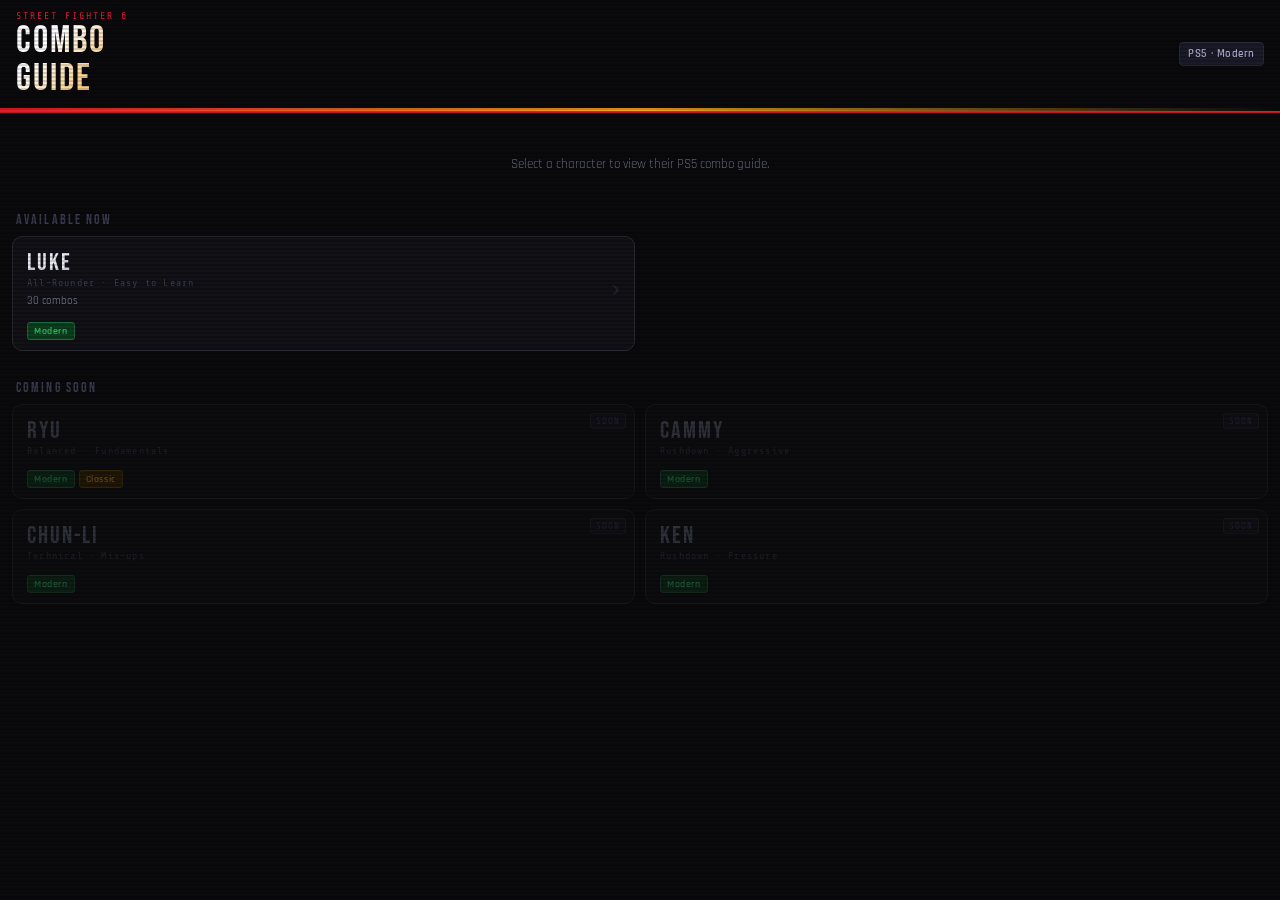
<file: index.html>
<!DOCTYPE html>
<html lang="en">
<head>
<meta charset="UTF-8">
<meta name="viewport" content="width=device-width, initial-scale=1.0, viewport-fit=cover">
<title>SF6 Combo Guide</title>
<link rel="stylesheet" href="assets/css/shared.css">
<style>
.index-hero {
  padding: 32px 16px 20px;
  text-align: center;
}
.index-title {
  font-family: 'Bebas Neue', sans-serif;
  font-size: 52px; line-height: 1; letter-spacing: 0.06em;
  background: linear-gradient(135deg, #fff 30%, var(--gold) 100%);
  -webkit-background-clip: text; -webkit-text-fill-color: transparent;
  background-clip: text;
}
.index-sub {
  font-family: 'Share Tech Mono', monospace;
  font-size: 11px; letter-spacing: 0.2em; color: var(--red);
  text-transform: uppercase; margin-top: 4px;
}
.index-desc {
  font-size: 13px; color: var(--text-dim); margin-top: 10px; line-height: 1.5;
}

/* ── CHARACTER GRID ── */
.char-grid {
  padding: 0 12px 12px;
  display: grid;
  grid-template-columns: 1fr 1fr;
  gap: 10px;
}
.char-card {
  background: var(--bg2); border: 1px solid var(--border);
  border-radius: 10px; overflow: hidden;
  text-decoration: none; color: inherit;
  display: flex; flex-direction: column;
  -webkit-tap-highlight-color: transparent;
  transition: border-color 0.15s, background 0.15s;
  position: relative;
}
.char-card:active { background: #18181f; border-color: var(--gold); }

.char-card-top {
  padding: 14px 14px 8px;
  display: flex; flex-direction: column; gap: 2px;
  flex: 1;
}
.char-name {
  font-family: 'Bebas Neue', sans-serif;
  font-size: 24px; letter-spacing: 0.08em; line-height: 1;
  color: var(--text);
}
.char-style {
  font-family: 'Share Tech Mono', monospace;
  font-size: 10px; letter-spacing: 0.12em; color: var(--text-muted);
}
.char-count {
  font-size: 11px; color: var(--text-dim); font-weight: 500; margin-top: 4px;
}

.char-card-bottom {
  padding: 6px 14px 10px;
  display: flex; gap: 4px; flex-wrap: wrap;
}
.char-tag {
  font-size: 10px; font-weight: 600; letter-spacing: 0.06em;
  padding: 2px 6px; border-radius: 3px;
}
.char-tag-modern  { background: #0d3d1f; color: var(--green); border: 1px solid #1a6b35; }
.char-tag-classic { background: #3d2a00; color: var(--gold);  border: 1px solid #6b4a00; }

.char-card-arrow {
  position: absolute; right: 10px; top: 50%; transform: translateY(-50%);
  color: var(--text-muted); opacity: 0.5;
}
.char-card-arrow svg { width: 16px; height: 16px; }

/* coming soon */
.char-card.soon {
  opacity: 0.4; pointer-events: none;
}
.char-card.soon .char-name { color: var(--text-dim); }
.soon-badge {
  position: absolute; top: 8px; right: 8px;
  font-family: 'Share Tech Mono', monospace;
  font-size: 9px; letter-spacing: 0.1em;
  color: var(--text-muted); background: var(--bg3);
  border: 1px solid var(--border); border-radius: 3px;
  padding: 2px 5px;
}

/* section header */
.roster-header {
  padding: 16px 16px 8px;
  font-family: 'Bebas Neue', sans-serif;
  font-size: 14px; letter-spacing: 0.15em; color: var(--text-muted);
  text-transform: uppercase;
}
</style>
</head>
<body>

<header>
  <div class="header-inner">
    <div class="header-left">
      <div class="header-game">Street Fighter 6</div>
      <div class="header-char">COMBO<br>GUIDE</div>
    </div>
    <div class="header-badge">
      <div class="platform-tag">PS5 · Modern</div>
    </div>
  </div>
  <div class="header-stripe"></div>
</header>

<div class="index-hero">
  <div class="index-desc">Select a character to view their PS5 combo guide.</div>
</div>

<div class="roster-header">Available Now</div>
<div class="char-grid">

  <a class="char-card" href="characters/luke/modern.html">
    <div class="char-card-top">
      <div class="char-name">LUKE</div>
      <div class="char-style">All-Rounder · Easy to Learn</div>
      <div class="char-count">30 combos</div>
    </div>
    <div class="char-card-bottom">
      <span class="char-tag char-tag-modern">Modern</span>
    </div>
    <div class="char-card-arrow">
      <svg viewBox="0 0 24 24" fill="none" stroke="currentColor" stroke-width="2.5" stroke-linecap="round" stroke-linejoin="round"><polyline points="9 18 15 12 9 6"/></svg>
    </div>
  </a>

</div>

<div class="roster-header">Coming Soon</div>
<div class="char-grid">

  <div class="char-card soon">
    <span class="soon-badge">SOON</span>
    <div class="char-card-top">
      <div class="char-name">RYU</div>
      <div class="char-style">Balanced · Fundamentals</div>
    </div>
    <div class="char-card-bottom">
      <span class="char-tag char-tag-modern">Modern</span>
      <span class="char-tag char-tag-classic">Classic</span>
    </div>
  </div>

  <div class="char-card soon">
    <span class="soon-badge">SOON</span>
    <div class="char-card-top">
      <div class="char-name">CAMMY</div>
      <div class="char-style">Rushdown · Aggressive</div>
    </div>
    <div class="char-card-bottom">
      <span class="char-tag char-tag-modern">Modern</span>
    </div>
  </div>

  <div class="char-card soon">
    <span class="soon-badge">SOON</span>
    <div class="char-card-top">
      <div class="char-name">CHUN-LI</div>
      <div class="char-style">Technical · Mix-ups</div>
    </div>
    <div class="char-card-bottom">
      <span class="char-tag char-tag-modern">Modern</span>
    </div>
  </div>

  <div class="char-card soon">
    <span class="soon-badge">SOON</span>
    <div class="char-card-top">
      <div class="char-name">KEN</div>
      <div class="char-style">Rushdown · Pressure</div>
    </div>
    <div class="char-card-bottom">
      <span class="char-tag char-tag-modern">Modern</span>
    </div>
  </div>

</div>

<div class="bottom-pad"></div>
</body>
</html>
</file>
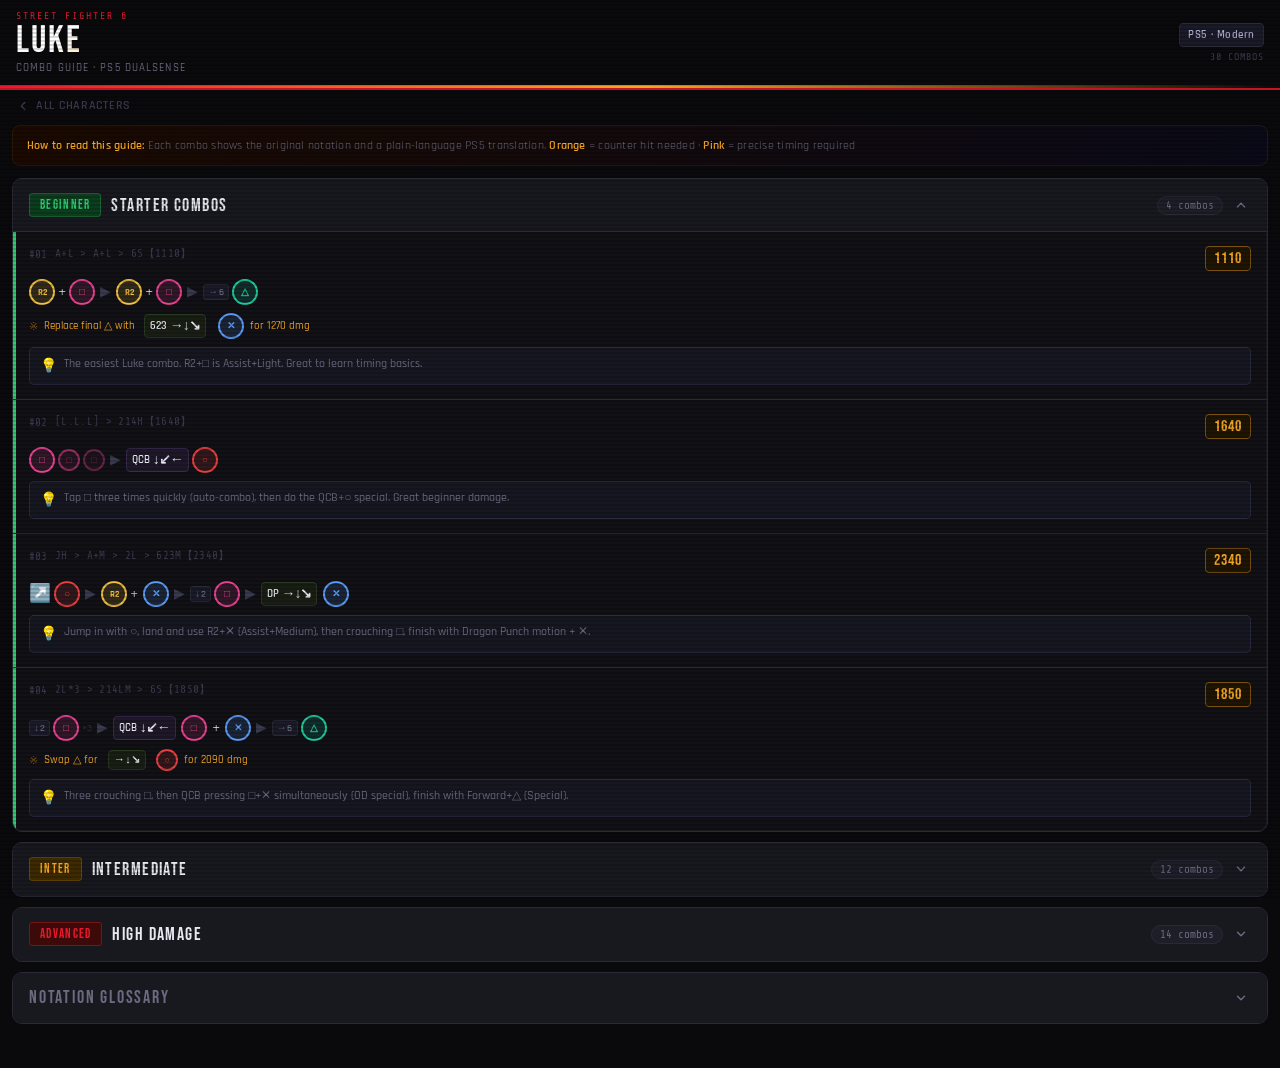
<file: characters/luke/modern.html>
<!DOCTYPE html>
<html lang="en">
<head>
<meta charset="UTF-8">
<meta name="viewport" content="width=device-width, initial-scale=1.0, viewport-fit=cover">
<title>Luke — Modern — SF6 Combo Guide</title>
<link rel="stylesheet" href="../../assets/css/shared.css">
</head>
<body>

<header>
  <div class="header-inner">
    <div class="header-left">
      <div class="header-game">Street Fighter 6</div>
      <div class="header-char">LUKE</div>
      <div class="header-sub">COMBO GUIDE · PS5 DUALSENSE</div>
    </div>
    <div class="header-badge">
      <div class="platform-tag">PS5 · Modern</div>
      <div class="combo-count">30 COMBOS</div>
    </div>
  </div>
  <div class="header-stripe"></div>
</header>

<a class="back-nav" href="../../index.html">
  <svg viewBox="0 0 24 24" fill="none" stroke="currentColor" stroke-width="2.5" stroke-linecap="round" stroke-linejoin="round"><polyline points="15 18 9 12 15 6"/></svg>
  ALL CHARACTERS
</a>

<div class="intro-strip">
  <strong>How to read this guide:</strong> Each combo shows the original notation and a plain-language PS5 translation. <strong>Orange</strong> = counter hit needed · <strong>Pink</strong> = precise timing required
</div>

<!-- ═══════════════════════════════ BEGINNER ═══════════════════════════════ -->
<div class="section beginner" id="sec-beginner">
  <div class="section-header open" onclick="toggleSection('sec-beginner')">
    <div class="section-title-wrap">
      <span class="diff-pill diff-beginner">BEGINNER</span>
      <span class="section-title">Starter Combos</span>
    </div>
    <div class="section-meta">
      <span class="combo-num-badge">4 combos</span>
      <div class="chevron">
        <svg viewBox="0 0 24 24" fill="none" stroke="currentColor" stroke-width="2.5" stroke-linecap="round" stroke-linejoin="round"><polyline points="6 9 12 15 18 9"/></svg>
      </div>
    </div>
  </div>

  <div class="section-body open" id="body-sec-beginner">
    <div class="section-body-inner">

      <!-- Combo 1 -->
      <div class="combo-card" style="animation-delay:0.05s">
        <div class="combo-top">
          <span class="combo-num">#01</span>
          <span class="notation-raw">A+L &gt; A+L &gt; 6S【1110】</span>
          <span class="dmg-badge">1110</span>
        </div>
        <div class="combo-ps5">
          <div class="step"><span class="btn btn-r2">R2</span>+<span class="btn btn-sq">□</span></div>
          <span class="arrow-sep">▶</span>
          <div class="step"><span class="btn btn-r2">R2</span>+<span class="btn btn-sq">□</span></div>
          <span class="arrow-sep">▶</span>
          <div class="step"><span class="dir-label">→6</span><span class="btn btn-tr">△</span></div>
        </div>
        <div class="upgrade-note">Replace final △ with <span class="motion dp" style="margin:0 3px">623 <span class="motion-dirs">→↓↘</span></span><span class="btn btn-cr" style="margin-left:3px">✕</span> for 1270 dmg</div>
        <div class="tip-box tip-note"><span class="tip-icon">💡</span>The easiest Luke combo. R2+□ is Assist+Light. Great to learn timing basics.</div>
      </div>

      <!-- Combo 2 -->
      <div class="combo-card" style="animation-delay:0.08s">
        <div class="combo-top">
          <span class="combo-num">#02</span>
          <span class="notation-raw">[L.L.L] &gt; 214H【1640】</span>
          <span class="dmg-badge">1640</span>
        </div>
        <div class="combo-ps5">
          <div class="step">
            <span class="btn btn-sq">□</span><span class="btn btn-sq btn-small" style="opacity:0.6">□</span><span class="btn btn-sq btn-small" style="opacity:0.4">□</span>
          </div>
          <span class="arrow-sep">▶</span>
          <div class="step">
            <span class="motion qcb">QCB <span class="motion-dirs">↓↙←</span></span><span class="btn btn-ci">○</span>
          </div>
        </div>
        <div class="tip-box tip-note"><span class="tip-icon">💡</span>Tap □ three times quickly (auto-combo), then do the QCB+○ special. Great beginner damage.</div>
      </div>

      <!-- Combo 3 -->
      <div class="combo-card" style="animation-delay:0.11s">
        <div class="combo-top">
          <span class="combo-num">#03</span>
          <span class="notation-raw">JH &gt; A+M &gt; 2L &gt; 623M【2340】</span>
          <span class="dmg-badge">2340</span>
        </div>
        <div class="combo-ps5">
          <div class="step"><span class="dir">↗️</span><span class="btn btn-ci">○</span></div>
          <span class="arrow-sep">▶</span>
          <div class="step"><span class="btn btn-r2">R2</span>+<span class="btn btn-cr" style="margin-left:2px">✕</span></div>
          <span class="arrow-sep">▶</span>
          <div class="step"><span class="dir-label">↓2</span><span class="btn btn-sq">□</span></div>
          <span class="arrow-sep">▶</span>
          <div class="step"><span class="motion dp" style="margin-right:3px">DP <span class="motion-dirs">→↓↘</span></span><span class="btn btn-cr">✕</span></div>
        </div>
        <div class="tip-box tip-note"><span class="tip-icon">💡</span>Jump in with ○, land and use R2+✕ (Assist+Medium), then crouching □, finish with Dragon Punch motion + ✕.</div>
      </div>

      <!-- Combo 4 -->
      <div class="combo-card" style="animation-delay:0.14s">
        <div class="combo-top">
          <span class="combo-num">#04</span>
          <span class="notation-raw">2L*3 &gt; 214LM &gt; 6S【1850】</span>
          <span class="dmg-badge">1850</span>
        </div>
        <div class="combo-ps5">
          <div class="step"><span class="dir-label">↓2</span><span class="btn btn-sq">□</span><span style="font-size:10px;color:var(--text-muted)">×3</span></div>
          <span class="arrow-sep">▶</span>
          <div class="step"><span class="motion qcb">QCB <span class="motion-dirs">↓↙←</span></span><span class="btn btn-sq" style="margin:0 2px">□</span>+<span class="btn btn-cr" style="margin-left:2px">✕</span></div>
          <span class="arrow-sep">▶</span>
          <div class="step"><span class="dir-label">→6</span><span class="btn btn-tr">△</span></div>
        </div>
        <div class="upgrade-note">Swap △ for <span class="motion dp" style="margin:0 4px">→↓↘</span><span class="btn btn-ci" style="width:22px;height:22px;font-size:9px">○</span> for 2090 dmg</div>
        <div class="tip-box tip-note"><span class="tip-icon">💡</span>Three crouching □, then QCB pressing □+✕ simultaneously (OD special), finish with Forward+△ (Special).</div>
      </div>

    </div>
  </div>
</div>

<!-- ═══════════════════════════════ INTERMEDIATE ═══════════════════════════════ -->
<div class="section inter" id="sec-inter" style="margin-top:10px">
  <div class="section-header" onclick="toggleSection('sec-inter')">
    <div class="section-title-wrap">
      <span class="diff-pill diff-inter">INTER</span>
      <span class="section-title">Intermediate</span>
    </div>
    <div class="section-meta">
      <span class="combo-num-badge">12 combos</span>
      <div class="chevron">
        <svg viewBox="0 0 24 24" fill="none" stroke="currentColor" stroke-width="2.5" stroke-linecap="round" stroke-linejoin="round"><polyline points="6 9 12 15 18 9"/></svg>
      </div>
    </div>
  </div>

  <div class="section-body" id="body-sec-inter">
    <div class="section-body-inner">

      <!-- Combo 5 -->
      <div class="combo-card" style="animation-delay:0.04s">
        <div class="combo-top">
          <span class="combo-num">#05</span>
          <span class="notation-raw">JH &gt; 2H &gt; 214L(H) &gt; 214M【2760】</span>
          <span class="dmg-badge">2760</span>
        </div>
        <div class="combo-ps5">
          <div class="step"><span class="dir">↗️</span><span class="btn btn-ci">○</span></div>
          <span class="arrow-sep">▶</span>
          <div class="step"><span class="dir-label">↓2</span><span class="btn btn-ci">○</span></div>
          <span class="arrow-sep">▶</span>
          <div class="step"><span class="motion qcb">QCB</span><span class="btn btn-sq" style="margin:0 2px">□</span>+<span class="btn btn-ci" style="margin-left:1px">○</span></div>
          <span class="arrow-sep">▶</span>
          <div class="step"><span class="motion qcb">QCB</span><span class="btn btn-cr" style="margin-left:3px">✕</span></div>
        </div>
        <div class="tip-box tip-note"><span class="tip-icon">💡</span>Jump ○ → crouch ○ → QCB with □+○ simultaneously (H version of Flash Knuckle) → QCB+✕. Two-part special ender.</div>
      </div>

      <!-- Combo 6 -->
      <div class="combo-card" style="animation-delay:0.055s">
        <div class="combo-top">
          <span class="combo-num">#06</span>
          <span class="notation-raw">JH &gt; 2H &gt; 214L(JUST) &gt; 214H【2900】</span>
          <span class="dmg-badge">2900</span>
        </div>
        <div class="combo-ps5">
          <span class="tag tag-just">JUST FRAME</span>
          <div class="combo-ps5" style="margin-top:6px">
            <div class="step"><span class="dir">↗️</span><span class="btn btn-ci">○</span></div>
            <span class="arrow-sep">▶</span>
            <div class="step"><span class="dir-label">↓2</span><span class="btn btn-ci">○</span></div>
            <span class="arrow-sep">▶</span>
            <div class="step"><span class="motion qcb">QCB</span><span class="btn btn-sq" style="margin-left:3px">□</span><span style="font-size:9px;color:#ff40a0;margin-left:2px">JUST!</span></div>
            <span class="arrow-sep">▶</span>
            <div class="step"><span class="motion qcb">QCB</span><span class="btn btn-ci" style="margin-left:3px">○</span></div>
          </div>
        </div>
        <div class="tip-box tip-just"><span class="tip-icon">⏱️</span>Just-frame QCB+□ gets more damage than the H version. Time the □ input on the exact frame the 2H connects.</div>
      </div>

      <!-- Combo 7 -->
      <div class="combo-card" style="animation-delay:0.07s">
        <div class="combo-top">
          <span class="combo-num">#07</span>
          <span class="notation-raw">(c)JH &gt; 2H &gt; 214L(H) &gt; 214L &gt; 623L【3090】</span>
          <span class="dmg-badge">3090</span>
        </div>
        <div class="combo-ps5">
          <span class="tag tag-counter">COUNTER HIT</span>
          <div class="combo-ps5" style="margin-top:6px">
            <div class="step"><span class="dir">↗️</span><span class="btn btn-ci">○</span></div>
            <span class="arrow-sep">▶</span>
            <div class="step"><span class="dir-label">↓2</span><span class="btn btn-ci">○</span></div>
            <span class="arrow-sep">▶</span>
            <div class="step"><span class="motion qcb">QCB</span><span class="btn btn-sq" style="margin-left:3px">□</span><span style="font-size:9px;color:var(--text-muted)">(+○)</span></div>
            <span class="arrow-sep">▶</span>
            <div class="step"><span class="motion qcb">QCB</span><span class="btn btn-sq" style="margin-left:3px">□</span></div>
            <span class="arrow-sep">▶</span>
            <div class="step"><span class="motion dp">DP</span><span class="btn btn-sq" style="margin-left:3px">□</span></div>
          </div>
        </div>
        <div class="tip-box tip-counter"><span class="tip-icon">⚡</span>Needs a counter hit to connect. First QCB presses □+○ simultaneously for the H version.</div>
      </div>

      <!-- Combo 8 -->
      <div class="combo-card" style="animation-delay:0.10s">
        <div class="combo-top">
          <span class="combo-num">#08</span>
          <span class="notation-raw">6Hpc &gt; 2H &gt; 214L(JUST) &gt; 214H【3060】</span>
          <span class="dmg-badge">3060</span>
        </div>
        <div class="combo-ps5">
          <span class="tag tag-pc">PUNISH COUNTER</span>
          <span class="tag tag-just">JUST FRAME</span>
          <div class="combo-ps5" style="margin-top:6px">
            <div class="step"><span class="dir-label">→6</span><span class="btn btn-ci">○</span></div>
            <span class="arrow-sep">▶</span>
            <div class="step"><span class="dir-label">↓2</span><span class="btn btn-ci">○</span></div>
            <span class="arrow-sep">▶</span>
            <div class="step"><span class="motion qcb">QCB</span><span class="btn btn-sq" style="margin-left:3px">□</span><span style="font-size:9px;color:#ff40a0;margin-left:2px">JUST!</span></div>
            <span class="arrow-sep">▶</span>
            <div class="step"><span class="motion qcb">QCB</span><span class="btn btn-ci" style="margin-left:3px">○</span></div>
          </div>
        </div>
        <div class="tip-box tip-just"><span class="tip-icon">⏱️</span>The QCB+□ must be executed with precise frame timing immediately after the crouch ○ hits.</div>
        <div class="tip-box tip-counter" style="margin-top:6px"><span class="tip-icon">⚡</span>Forward+○ must be a Punish Counter (land it on opponent's whiffed or blocked special).</div>
      </div>

      <!-- Combo 9 -->
      <div class="combo-card" style="animation-delay:0.13s">
        <div class="combo-top">
          <span class="combo-num">#09</span>
          <span class="notation-raw">(c)4Hpc &gt; 2H &gt; 214L(JUST) &gt; 236M &gt; 623H【3420】</span>
          <span class="dmg-badge">3420</span>
        </div>
        <div class="combo-ps5">
          <span class="tag tag-counter">COUNTER HIT</span>
          <span class="tag tag-pc">PUNISH CRIT</span>
          <span class="tag tag-just">JUST FRAME</span>
          <div class="combo-ps5" style="margin-top:6px">
            <div class="step"><span class="dir-label">←4</span><span class="btn btn-ci">○</span></div>
            <span class="arrow-sep">▶</span>
            <div class="step"><span class="dir-label">↓2</span><span class="btn btn-ci">○</span></div>
            <span class="arrow-sep">▶</span>
            <div class="step"><span class="motion qcb">QCB</span><span class="btn btn-sq" style="margin-left:3px">□</span><span style="font-size:9px;color:#ff40a0;margin-left:2px">JUST!</span></div>
            <span class="arrow-sep">▶</span>
            <div class="step"><span class="motion fb">FB <span class="motion-dirs">↓↘→</span></span><span class="btn btn-cr" style="margin-left:3px">✕</span></div>
            <span class="arrow-sep">▶</span>
            <div class="step"><span class="motion dp">DP <span class="motion-dirs">→↓↘</span></span><span class="btn btn-ci" style="margin-left:3px">○</span></div>
          </div>
        </div>
        <div class="tip-box tip-just"><span class="tip-icon">⏱️</span>Just-frame QCB+□ is required. Back+○ starter needs Counter Hit + Punish Counter.</div>
      </div>

      <!-- Combo 10 -->
      <div class="combo-card" style="animation-delay:0.16s">
        <div class="combo-top">
          <span class="combo-num">#10</span>
          <span class="notation-raw">(c)DI(GUARD) &gt; A+H &gt; 214L(JUST) &gt; 236M &gt; 623H【2240】</span>
          <span class="dmg-badge">2240</span>
        </div>
        <div class="combo-ps5">
          <span class="tag tag-counter">COUNTER HIT</span>
          <span class="tag tag-di">DRIVE IMPACT</span>
          <span class="tag tag-just">JUST FRAME</span>
          <div class="combo-ps5" style="margin-top:6px">
            <div class="step"><span class="btn btn-l1">L1</span><span style="font-size:9px;color:#40c0e0;margin-left:3px">(DI)</span></div>
            <span class="arrow-sep">▶</span>
            <div class="step"><span class="dir-label">GUARD↓</span></div>
            <span class="arrow-sep">▶</span>
            <div class="step"><span class="btn btn-r2">R2</span>+<span class="btn btn-ci" style="margin-left:2px">○</span></div>
            <span class="arrow-sep">▶</span>
            <div class="step"><span class="motion qcb">QCB</span><span class="btn btn-sq" style="margin-left:3px">□</span><span style="font-size:9px;color:#ff40a0;margin-left:2px">JUST!</span></div>
            <span class="arrow-sep">▶</span>
            <div class="step"><span class="motion fb">FB</span><span class="btn btn-cr" style="margin-left:3px">✕</span></div>
            <span class="arrow-sep">▶</span>
            <div class="step"><span class="motion dp">DP</span><span class="btn btn-ci" style="margin-left:3px">○</span></div>
          </div>
        </div>
        <div class="tip-box tip-counter"><span class="tip-icon">⚡</span>Drive Impact = L1. When opponent is blocking near wall it causes GUARD state (wall stun). Then R2+○ (Assist+Heavy) continues the combo.</div>
      </div>

      <!-- Combo 11 -->
      <div class="combo-card" style="animation-delay:0.19s">
        <div class="combo-top">
          <span class="combo-num">#11</span>
          <span class="notation-raw">(c)DI(GUARD+STUN)JH &gt; 2H &gt; 214L(JUST) &gt; 236M &gt; 623H【2520】</span>
          <span class="dmg-badge">2520</span>
        </div>
        <div class="combo-ps5">
          <span class="tag tag-di">DI WALL STUN</span>
          <span class="tag tag-just">JUST FRAME</span>
          <div class="combo-ps5" style="margin-top:6px">
            <div class="step"><span class="btn btn-l1">L1</span><span style="font-size:9px;color:#40c0e0;margin-left:3px">(DI)</span></div>
            <span class="arrow-sep">▶</span>
            <div class="step"><span class="dir">↗️</span><span class="btn btn-ci">○</span></div>
            <span class="arrow-sep">▶</span>
            <div class="step"><span class="dir-label">↓2</span><span class="btn btn-ci">○</span></div>
            <span class="arrow-sep">▶</span>
            <div class="step"><span class="motion qcb">QCB</span><span class="btn btn-sq" style="margin-left:3px">□</span><span style="font-size:9px;color:#ff40a0;margin-left:2px">JUST!</span></div>
            <span class="arrow-sep">▶</span>
            <div class="step"><span class="motion fb">FB</span><span class="btn btn-cr" style="margin-left:3px">✕</span></div>
            <span class="arrow-sep">▶</span>
            <div class="step"><span class="motion dp">DP</span><span class="btn btn-ci" style="margin-left:3px">○</span></div>
          </div>
        </div>
        <div class="tip-box tip-counter"><span class="tip-icon">⚡</span>DI (L1) hits wall with stun — jump immediately to start the air juggle before they fall.</div>
      </div>

      <!-- Combo 12 -->
      <div class="combo-card" style="animation-delay:0.22s">
        <div class="combo-top">
          <span class="combo-num">#12</span>
          <span class="notation-raw">(nc)2L*3.66 &gt; 2L &gt; 2H &gt; 214M(JUST) &gt; 214L(JUST) &gt; 214H【2126】</span>
          <span class="dmg-badge">2126</span>
        </div>
        <div class="combo-ps5">
          <span class="tag tag-nc">NO COUNTER</span>
          <span class="tag tag-just">2× JUST</span>
          <div class="combo-ps5" style="margin-top:6px">
            <div class="step"><span class="dir-label">↓2</span><span class="btn btn-sq">□</span><span style="font-size:10px;color:var(--text-muted)">×3</span></div>
            <span class="arrow-sep">▶</span>
            <div class="step"><span class="motion dash">→→ DASH</span></div>
            <span class="arrow-sep">▶</span>
            <div class="step"><span class="dir-label">↓2</span><span class="btn btn-sq">□</span></div>
            <span class="arrow-sep">▶</span>
            <div class="step"><span class="dir-label">↓2</span><span class="btn btn-ci">○</span></div>
            <span class="arrow-sep">▶</span>
            <div class="step"><span class="motion qcb">QCB</span><span class="btn btn-cr" style="margin-left:3px">✕</span><span style="font-size:9px;color:#ff40a0;margin-left:2px">JUST!</span></div>
            <span class="arrow-sep">▶</span>
            <div class="step"><span class="motion qcb">QCB</span><span class="btn btn-sq" style="margin-left:3px">□</span><span style="font-size:9px;color:#ff40a0;margin-left:2px">JUST!</span></div>
            <span class="arrow-sep">▶</span>
            <div class="step"><span class="motion qcb">QCB</span><span class="btn btn-ci" style="margin-left:3px">○</span></div>
          </div>
        </div>
        <div class="tip-box tip-just"><span class="tip-icon">⏱️</span>Two consecutive just-frames required. Dash after 3 crouching □ to close distance, then chain into QCBs.</div>
      </div>

      <!-- Combo 13 -->
      <div class="combo-card" style="animation-delay:0.25s">
        <div class="combo-top">
          <span class="combo-num">#13</span>
          <span class="notation-raw">(c)2L*3 &gt; 214LM &gt; 236L &gt; 623L【2180】</span>
          <span class="dmg-badge">2180</span>
        </div>
        <div class="combo-ps5">
          <span class="tag tag-counter">COUNTER HIT</span>
          <div class="combo-ps5" style="margin-top:6px">
            <div class="step"><span class="dir-label">↓2</span><span class="btn btn-sq">□</span><span style="font-size:10px;color:var(--text-muted)">×3</span></div>
            <span class="arrow-sep">▶</span>
            <div class="step"><span class="motion qcb">QCB</span><span class="btn btn-sq" style="margin:0 2px">□</span>+<span class="btn btn-cr" style="margin-left:2px">✕</span></div>
            <span class="arrow-sep">▶</span>
            <div class="step"><span class="motion fb">FB <span class="motion-dirs">↓↘→</span></span><span class="btn btn-sq" style="margin-left:3px">□</span></div>
            <span class="arrow-sep">▶</span>
            <div class="step"><span class="motion dp">DP</span><span class="btn btn-sq" style="margin-left:3px">□</span></div>
          </div>
        </div>
        <div class="tip-box tip-counter"><span class="tip-icon">⚡</span>Counter hit on the crouching light punches enables this combo route.</div>
      </div>

      <!-- Combo 14 -->
      <div class="combo-card" style="animation-delay:0.28s">
        <div class="combo-top">
          <span class="combo-num">#14</span>
          <span class="notation-raw">DP(H).66.6M &gt; A+M &gt; 623H【2160】</span>
          <span class="dmg-badge">2160</span>
        </div>
        <div class="combo-ps5">
          <div class="step"><span class="motion dp">DP <span class="motion-dirs">→↓↘</span></span><span class="btn btn-ci" style="margin-left:3px">○</span></div>
          <span class="arrow-sep">▶</span>
          <div class="step"><span class="motion dash">→→ DASH</span></div>
          <span class="arrow-sep">▶</span>
          <div class="step"><span class="dir-label">→6</span><span class="btn btn-cr">✕</span></div>
          <span class="arrow-sep">▶</span>
          <div class="step"><span class="btn btn-r2">R2</span>+<span class="btn btn-cr" style="margin-left:2px">✕</span></div>
          <span class="arrow-sep">▶</span>
          <div class="step"><span class="motion dp">DP</span><span class="btn btn-ci" style="margin-left:3px">○</span></div>
        </div>
        <div class="tip-box tip-note"><span class="tip-icon">💡</span>After DP hits, dash forward immediately then R2+✕ (Assist+Medium) keeps the juggle going, finish with DP+○.</div>
      </div>

      <!-- Combo 15 -->
      <div class="combo-card" style="animation-delay:0.31s">
        <div class="combo-top">
          <span class="combo-num">#15</span>
          <span class="notation-raw">JH &gt; 2H &gt; 214L(H) &gt; DP(H).66.A+H &gt; 214H【3048】</span>
          <span class="dmg-badge">3048</span>
        </div>
        <div class="combo-ps5">
          <div class="step"><span class="dir">↗️</span><span class="btn btn-ci">○</span></div>
          <span class="arrow-sep">▶</span>
          <div class="step"><span class="dir-label">↓2</span><span class="btn btn-ci">○</span></div>
          <span class="arrow-sep">▶</span>
          <div class="step"><span class="motion qcb">QCB</span><span class="btn btn-sq" style="margin:0 2px">□</span>+<span class="btn btn-ci" style="margin-left:1px">○</span></div>
          <span class="arrow-sep">▶</span>
          <div class="step"><span class="motion dp">DP</span><span class="btn btn-ci" style="margin-left:3px">○</span></div>
          <span class="arrow-sep">▶</span>
          <div class="step"><span class="motion dash">→→</span></div>
          <span class="arrow-sep">▶</span>
          <div class="step"><span class="btn btn-r2">R2</span>+<span class="btn btn-ci" style="margin-left:2px">○</span></div>
          <span class="arrow-sep">▶</span>
          <div class="step"><span class="motion qcb">QCB</span><span class="btn btn-ci" style="margin-left:3px">○</span></div>
        </div>
        <div class="tip-box tip-note"><span class="tip-icon">💡</span>First QCB uses □+○ simultaneously (H version). After DP hits, dash then R2+○ (Assist+Heavy) to keep juggle going.</div>
      </div>

      <!-- Combo 16 -->
      <div class="combo-card" style="animation-delay:0.34s">
        <div class="combo-top">
          <span class="combo-num">#16</span>
          <span class="notation-raw">(c)JH &gt; 2H &gt; 214L(JUST) &gt; 236M &gt; 623LM.LM【3600】</span>
          <span class="dmg-badge">3600</span>
        </div>
        <div class="combo-ps5">
          <span class="tag tag-counter">COUNTER HIT</span>
          <span class="tag tag-just">JUST FRAME</span>
          <span class="tag tag-od">OD SUPER</span>
          <div class="combo-ps5" style="margin-top:6px">
            <div class="step"><span class="dir">↗️</span><span class="btn btn-ci">○</span></div>
            <span class="arrow-sep">▶</span>
            <div class="step"><span class="dir-label">↓2</span><span class="btn btn-ci">○</span></div>
            <span class="arrow-sep">▶</span>
            <div class="step"><span class="motion qcb">QCB</span><span class="btn btn-sq" style="margin-left:3px">□</span><span style="font-size:9px;color:#ff40a0;margin-left:2px">JUST!</span></div>
            <span class="arrow-sep">▶</span>
            <div class="step"><span class="motion fb">FB</span><span class="btn btn-cr" style="margin-left:3px">✕</span></div>
            <span class="arrow-sep">▶</span>
            <div class="step"><span class="motion dp">DP</span><span class="btn btn-sq" style="margin:0 1px">□</span>+<span class="btn btn-cr" style="margin-left:1px">✕</span><span style="font-size:9px;color:#c060ff;margin-left:3px">OD!</span></div>
          </div>
        </div>
        <div class="tip-box tip-just"><span class="tip-icon">⏱️</span>OD = Overdrive (costs 2 Drive bars). Press □+✕ together for the OD Dragon Punch ender.</div>
      </div>

    </div>
  </div>
</div>

<!-- ═══════════════════════════════ ADVANCED ═══════════════════════════════ -->
<div class="section advanced" id="sec-adv" style="margin-top:10px">
  <div class="section-header" onclick="toggleSection('sec-adv')">
    <div class="section-title-wrap">
      <span class="diff-pill diff-advanced">ADVANCED</span>
      <span class="section-title">High Damage</span>
    </div>
    <div class="section-meta">
      <span class="combo-num-badge">14 combos</span>
      <div class="chevron">
        <svg viewBox="0 0 24 24" fill="none" stroke="currentColor" stroke-width="2.5" stroke-linecap="round" stroke-linejoin="round"><polyline points="6 9 12 15 18 9"/></svg>
      </div>
    </div>
  </div>

  <div class="section-body" id="body-sec-adv">
    <div class="section-body-inner">

      <!-- Combo 17 -->
      <div class="combo-card" style="animation-delay:0.04s">
        <div class="combo-top">
          <span class="combo-num">#17</span>
          <span class="notation-raw">Hpc &gt; 623H【2280】</span>
          <span class="dmg-badge">2280</span>
        </div>
        <div class="combo-ps5">
          <span class="tag tag-pc">PUNISH COUNTER</span>
          <div class="combo-ps5" style="margin-top:6px">
            <div class="step"><span class="btn btn-ci">○</span></div>
            <span class="arrow-sep">▶</span>
            <div class="step"><span class="motion dp">DP <span class="motion-dirs">→↓↘</span></span><span class="btn btn-ci" style="margin-left:3px">○</span></div>
          </div>
        </div>
        <div class="tip-box tip-counter"><span class="tip-icon">⚡</span>Simplest punish route. Heavy (○) on Punish Counter launches the opponent, then DP+○ finishes the juggle.</div>
      </div>

      <!-- Combo 18 -->
      <div class="combo-card" style="animation-delay:0.055s">
        <div class="combo-top">
          <span class="combo-num">#18</span>
          <span class="notation-raw">(nc)DIpc &gt; 2H &gt; 214M(JUST) &gt; 214L(JUST) &gt; 214H【3075】</span>
          <span class="dmg-badge">3075</span>
        </div>
        <div class="combo-ps5">
          <span class="tag tag-nc">NO COUNTER</span>
          <span class="tag tag-pc">PUNISH COUNTER</span>
          <span class="tag tag-just">2× JUST</span>
          <div class="combo-ps5" style="margin-top:6px">
            <div class="step"><span class="btn btn-l1">L1</span><span style="font-size:9px;color:#40c0e0;margin-left:3px">(DI)</span><span style="font-size:9px;color:#ff6060;margin-left:3px">pc</span></div>
            <span class="arrow-sep">▶</span>
            <div class="step"><span class="dir-label">↓2</span><span class="btn btn-ci">○</span></div>
            <span class="arrow-sep">▶</span>
            <div class="step"><span class="motion qcb">QCB</span><span class="btn btn-cr" style="margin-left:3px">✕</span><span style="font-size:9px;color:#ff40a0;margin-left:2px">JUST!</span></div>
            <span class="arrow-sep">▶</span>
            <div class="step"><span class="motion qcb">QCB</span><span class="btn btn-sq" style="margin-left:3px">□</span><span style="font-size:9px;color:#ff40a0;margin-left:2px">JUST!</span></div>
            <span class="arrow-sep">▶</span>
            <div class="step"><span class="motion qcb">QCB</span><span class="btn btn-ci" style="margin-left:3px">○</span></div>
          </div>
        </div>
        <div class="tip-box tip-just"><span class="tip-icon">⏱️</span>Drive Impact as a Punish Counter launches the opponent. No-counter route with two consecutive just-frames.</div>
      </div>

      <!-- Combo 19 -->
      <div class="combo-card" style="animation-delay:0.07s">
        <div class="combo-top">
          <span class="combo-num">#19</span>
          <span class="notation-raw">2L*3 &gt; 214LM.LM【2290】</span>
          <span class="dmg-badge">2290</span>
        </div>
        <div class="combo-ps5">
          <span class="tag tag-od">OD SPECIAL</span>
          <div class="combo-ps5" style="margin-top:6px">
            <div class="step"><span class="dir-label">↓2</span><span class="btn btn-sq">□</span><span style="font-size:10px;color:var(--text-muted)">×3</span></div>
            <span class="arrow-sep">▶</span>
            <div class="step"><span class="motion qcb">QCB</span><span class="btn btn-sq" style="margin:0 2px">□</span>+<span class="btn btn-cr" style="margin-left:1px">✕</span><span style="font-size:9px;color:#c060ff;margin-left:3px">OD</span></div>
            <span class="arrow-sep">▶</span>
            <div class="step"><span style="font-size:9px;color:#c060ff">repeat □+✕</span></div>
          </div>
        </div>
        <div class="tip-box tip-note"><span class="tip-icon">💡</span>Three crouching □ into OD Flash Knuckle. Press □+✕ for OD (2 Drive bars). Mash □+✕ again for the follow-up.</div>
      </div>

      <!-- Combo 20 -->
      <div class="combo-card" style="animation-delay:0.085s">
        <div class="combo-top">
          <span class="combo-num">#20</span>
          <span class="notation-raw">[L.L.L] &gt; 214LM &gt; 214H【2020】</span>
          <span class="dmg-badge">2020</span>
        </div>
        <div class="combo-ps5">
          <span class="tag tag-od">OD SPECIAL</span>
          <div class="combo-ps5" style="margin-top:6px">
            <div class="step">
              <span class="btn btn-sq">□</span><span class="btn btn-sq btn-small" style="opacity:0.6">□</span><span class="btn btn-sq btn-small" style="opacity:0.4">□</span>
            </div>
            <span class="arrow-sep">▶</span>
            <div class="step"><span class="motion qcb">QCB</span><span class="btn btn-sq" style="margin:0 2px">□</span>+<span class="btn btn-cr" style="margin-left:1px">✕</span><span style="font-size:9px;color:#c060ff;margin-left:3px">OD</span></div>
            <span class="arrow-sep">▶</span>
            <div class="step"><span class="motion qcb">QCB</span><span class="btn btn-ci" style="margin-left:3px">○</span></div>
          </div>
        </div>
        <div class="tip-box tip-note"><span class="tip-icon">💡</span>Auto-combo (tap □ three times) into OD Flash Knuckle (□+✕), then QCB+○ to finish.</div>
      </div>

      <!-- Combo 21 -->
      <div class="combo-card" style="animation-delay:0.10s">
        <div class="combo-top">
          <span class="combo-num">#21</span>
          <span class="notation-raw">(nc)JH &gt; 2H &gt; 214M(JUST) &gt; DP(H).66.A+H &gt; 214H(JUST)【3535】</span>
          <span class="dmg-badge">3535</span>
        </div>
        <div class="combo-ps5">
          <span class="tag tag-nc">NO COUNTER</span>
          <span class="tag tag-just">2× JUST</span>
          <div class="combo-ps5" style="margin-top:6px">
            <div class="step"><span class="dir">↗️</span><span class="btn btn-ci">○</span></div>
            <span class="arrow-sep">▶</span>
            <div class="step"><span class="dir-label">↓2</span><span class="btn btn-ci">○</span></div>
            <span class="arrow-sep">▶</span>
            <div class="step"><span class="motion qcb">QCB</span><span class="btn btn-cr" style="margin-left:3px">✕</span><span style="font-size:9px;color:#ff40a0;margin-left:2px">JUST!</span></div>
            <span class="arrow-sep">▶</span>
            <div class="step"><span class="motion dp">DP</span><span class="btn btn-ci" style="margin-left:3px">○</span></div>
            <span class="arrow-sep">▶</span>
            <div class="step"><span class="motion dash">→→</span></div>
            <span class="arrow-sep">▶</span>
            <div class="step"><span class="btn btn-r2">R2</span>+<span class="btn btn-ci" style="margin-left:2px">○</span></div>
            <span class="arrow-sep">▶</span>
            <div class="step"><span class="motion qcb">QCB</span><span class="btn btn-ci" style="margin-left:3px">○</span><span style="font-size:9px;color:#ff40a0;margin-left:2px">JUST!</span></div>
          </div>
        </div>
        <div class="tip-box tip-just"><span class="tip-icon">⏱️</span>No-counter version with two just-frames. Dash must be instant after DP. R2+○ = Assist+Heavy.</div>
      </div>

      <!-- Combo 22 -->
      <div class="combo-card" style="animation-delay:0.115s">
        <div class="combo-top">
          <span class="combo-num">#22</span>
          <span class="notation-raw">JH &gt; 2H &gt; 214L(H) &gt; 214LM &gt; 214H【3200】</span>
          <span class="dmg-badge">3200</span>
        </div>
        <div class="combo-ps5">
          <span class="tag tag-od">OD SPECIAL</span>
          <div class="combo-ps5" style="margin-top:6px">
            <div class="step"><span class="dir">↗️</span><span class="btn btn-ci">○</span></div>
            <span class="arrow-sep">▶</span>
            <div class="step"><span class="dir-label">↓2</span><span class="btn btn-ci">○</span></div>
            <span class="arrow-sep">▶</span>
            <div class="step"><span class="motion qcb">QCB</span><span class="btn btn-sq" style="margin:0 2px">□</span>+<span class="btn btn-ci" style="margin-left:1px">○</span></div>
            <span class="arrow-sep">▶</span>
            <div class="step"><span class="motion qcb">QCB</span><span class="btn btn-sq" style="margin:0 2px">□</span>+<span class="btn btn-cr" style="margin-left:1px">✕</span><span style="font-size:9px;color:#c060ff;margin-left:3px">OD</span></div>
            <span class="arrow-sep">▶</span>
            <div class="step"><span class="motion qcb">QCB</span><span class="btn btn-ci" style="margin-left:3px">○</span></div>
          </div>
        </div>
        <div class="tip-box tip-note"><span class="tip-icon">💡</span>First QCB uses □+○ (H version), second QCB uses □+✕ (OD version, 2 Drive bars), then QCB+○ to finish.</div>
      </div>

      <!-- Combo 23 -->
      <div class="combo-card" style="animation-delay:0.13s">
        <div class="combo-top">
          <span class="combo-num">#23</span>
          <span class="notation-raw">JH &gt; 2H.66 &gt; 4H &gt; 2H &gt; 214M(JUST) &gt; 214L(JUST) &gt; 214H【3612】</span>
          <span class="dmg-badge">3612</span>
        </div>
        <div class="combo-ps5">
          <span class="tag tag-just">2× JUST</span>
          <div class="combo-ps5" style="margin-top:6px">
            <div class="step"><span class="dir">↗️</span><span class="btn btn-ci">○</span></div>
            <span class="arrow-sep">▶</span>
            <div class="step"><span class="dir-label">↓2</span><span class="btn btn-ci">○</span></div>
            <span class="arrow-sep">▶</span>
            <div class="step"><span class="motion dash">→→</span></div>
            <span class="arrow-sep">▶</span>
            <div class="step"><span class="dir-label">←4</span><span class="btn btn-ci">○</span></div>
            <span class="arrow-sep">▶</span>
            <div class="step"><span class="dir-label">↓2</span><span class="btn btn-ci">○</span></div>
            <span class="arrow-sep">▶</span>
            <div class="step"><span class="motion qcb">QCB</span><span class="btn btn-cr" style="margin-left:3px">✕</span><span style="font-size:9px;color:#ff40a0;margin-left:2px">JUST!</span></div>
            <span class="arrow-sep">▶</span>
            <div class="step"><span class="motion qcb">QCB</span><span class="btn btn-sq" style="margin-left:3px">□</span><span style="font-size:9px;color:#ff40a0;margin-left:2px">JUST!</span></div>
            <span class="arrow-sep">▶</span>
            <div class="step"><span class="motion qcb">QCB</span><span class="btn btn-ci" style="margin-left:3px">○</span></div>
          </div>
        </div>
        <div class="tip-box tip-just"><span class="tip-icon">⏱️</span>Dash mid-combo extends the juggle window. Two back-to-back just-frames in the QCB chain (✕ then □).</div>
      </div>

      <!-- Combo 24 -->
      <div class="combo-card" style="animation-delay:0.145s">
        <div class="combo-top">
          <span class="combo-num">#24</span>
          <span class="notation-raw">2M.66 &gt; A+M &gt; 2H &gt; 214L(JUST) &gt; 214H【2161】</span>
          <span class="dmg-badge">2161</span>
        </div>
        <div class="combo-ps5">
          <span class="tag tag-just">JUST FRAME</span>
          <div class="combo-ps5" style="margin-top:6px">
            <div class="step"><span class="dir-label">↓2</span><span class="btn btn-cr">✕</span></div>
            <span class="arrow-sep">▶</span>
            <div class="step"><span class="motion dash">→→</span></div>
            <span class="arrow-sep">▶</span>
            <div class="step"><span class="btn btn-r2">R2</span>+<span class="btn btn-cr" style="margin-left:2px">✕</span></div>
            <span class="arrow-sep">▶</span>
            <div class="step"><span class="dir-label">↓2</span><span class="btn btn-ci">○</span></div>
            <span class="arrow-sep">▶</span>
            <div class="step"><span class="motion qcb">QCB</span><span class="btn btn-sq" style="margin-left:3px">□</span><span style="font-size:9px;color:#ff40a0;margin-left:2px">JUST!</span></div>
            <span class="arrow-sep">▶</span>
            <div class="step"><span class="motion qcb">QCB</span><span class="btn btn-ci" style="margin-left:3px">○</span></div>
          </div>
        </div>
        <div class="tip-box tip-note"><span class="tip-icon">💡</span>Crouch ✕ → dash → R2+✕ (Assist+Medium) keeps pressure on, then just-frame QCB+□ into QCB+○.</div>
      </div>

      <!-- Combo 25 -->
      <div class="combo-card" style="animation-delay:0.16s">
        <div class="combo-top">
          <span class="combo-num">#25</span>
          <span class="notation-raw">(c)2A+S.2S &gt; 623L【1410】</span>
          <span class="dmg-badge">1410</span>
        </div>
        <div class="combo-ps5">
          <span class="tag tag-counter">CORNER</span>
          <div class="combo-ps5" style="margin-top:6px">
            <div class="step"><span class="dir-label">↓2</span><span class="btn btn-r2">R2</span>+<span class="btn btn-tr" style="margin-left:2px">△</span></div>
            <span class="arrow-sep">▶</span>
            <div class="step"><span class="dir-label">↓2</span><span class="btn btn-tr">△</span></div>
            <span class="arrow-sep">▶</span>
            <div class="step"><span class="motion dp">DP</span><span class="btn btn-sq" style="margin-left:3px">□</span></div>
          </div>
        </div>
        <div class="tip-box tip-counter"><span class="tip-icon">⚡</span>Corner combo. Down+R2+△ (Assist+Special crouch) into down+△, finish with DP+□. Works on counter hit.</div>
      </div>

      <!-- Combo 26 -->
      <div class="combo-card" style="animation-delay:0.175s">
        <div class="combo-top">
          <span class="combo-num">#26</span>
          <span class="notation-raw">2L*3 &gt; 214PP &gt; 214214M【3050】</span>
          <span class="dmg-badge">3050</span>
        </div>
        <div class="combo-ps5">
          <span class="tag tag-super">SUPER LV2</span>
          <div class="combo-ps5" style="margin-top:6px">
            <div class="step"><span class="dir-label">↓2</span><span class="btn btn-sq">□</span><span style="font-size:10px;color:var(--text-muted)">×3</span></div>
            <span class="arrow-sep">▶</span>
            <div class="step"><span class="motion qcb">QCB</span><span class="btn btn-sq" style="margin:0 2px">□</span>+<span class="btn btn-cr" style="margin-left:1px">✕</span></div>
            <span class="arrow-sep">▶</span>
            <div class="step"><span class="motion super">QCB×2 <span class="motion-dirs">↓↙←↓↙←</span></span><span class="btn btn-cr" style="margin-left:3px">✕</span></div>
          </div>
        </div>
        <div class="tip-box tip-note"><span class="tip-icon">💡</span>Super Art Level 2 ender: QCB motion twice (↓↙← × 2) + ✕. Costs 2 super bars.</div>
      </div>

      <!-- Combo 27 -->
      <div class="combo-card" style="animation-delay:0.19s">
        <div class="combo-top">
          <span class="combo-num">#27</span>
          <span class="notation-raw">(nc)JH &gt; 2H &gt; 214M(JUST) &gt; 214L(JUST) &gt; 236236L【3775】</span>
          <span class="dmg-badge">3775</span>
        </div>
        <div class="combo-ps5">
          <span class="tag tag-nc">NO COUNTER</span>
          <span class="tag tag-just">2× JUST</span>
          <span class="tag tag-super">SUPER LV1</span>
          <div class="combo-ps5" style="margin-top:6px">
            <div class="step"><span class="dir">↗️</span><span class="btn btn-ci">○</span></div>
            <span class="arrow-sep">▶</span>
            <div class="step"><span class="dir-label">↓2</span><span class="btn btn-ci">○</span></div>
            <span class="arrow-sep">▶</span>
            <div class="step"><span class="motion qcb">QCB</span><span class="btn btn-cr" style="margin-left:3px">✕</span><span style="font-size:9px;color:#ff40a0;margin-left:2px">JUST!</span></div>
            <span class="arrow-sep">▶</span>
            <div class="step"><span class="motion qcb">QCB</span><span class="btn btn-sq" style="margin-left:3px">□</span><span style="font-size:9px;color:#ff40a0;margin-left:2px">JUST!</span></div>
            <span class="arrow-sep">▶</span>
            <div class="step"><span class="motion super">FB×2 <span class="motion-dirs">↓↘→↓↘→</span></span><span class="btn btn-sq" style="margin-left:3px">□</span></div>
          </div>
        </div>
        <div class="tip-box tip-just"><span class="tip-icon">⏱️</span>Super Art Level 1 ender: Fireball motion twice (↓↘→ twice) + □. Two just-frames before super.</div>
      </div>

      <!-- Combo 28 -->
      <div class="combo-card" style="animation-delay:0.205s">
        <div class="combo-top">
          <span class="combo-num">#28</span>
          <span class="notation-raw">(nc)JH &gt; 2H &gt; 214M(JUST) &gt; 214L(JUST) &gt; 2A+S.S &gt; 4H+S【4511】</span>
          <span class="dmg-badge">4511</span>
        </div>
        <div class="combo-ps5">
          <span class="tag tag-nc">NO COUNTER</span>
          <span class="tag tag-just">2× JUST</span>
          <span class="tag tag-super">SUPER LV2+3</span>
          <div class="combo-ps5" style="margin-top:6px">
            <div class="step"><span class="dir">↗️</span><span class="btn btn-ci">○</span></div>
            <span class="arrow-sep">▶</span>
            <div class="step"><span class="dir-label">↓2</span><span class="btn btn-ci">○</span></div>
            <span class="arrow-sep">▶</span>
            <div class="step"><span class="motion qcb">QCB</span><span class="btn btn-cr" style="margin-left:3px">✕</span><span style="font-size:9px;color:#ff40a0;margin-left:2px">JUST!</span></div>
            <span class="arrow-sep">▶</span>
            <div class="step"><span class="motion qcb">QCB</span><span class="btn btn-sq" style="margin-left:3px">□</span><span style="font-size:9px;color:#ff40a0;margin-left:2px">JUST!</span></div>
            <span class="arrow-sep">▶</span>
            <div class="step"><span class="dir-label">↓2</span><span class="btn btn-r2">R2</span>+<span class="btn btn-tr" style="margin-left:2px">△</span></div>
            <span class="arrow-sep">▶</span>
            <div class="step"><span class="btn btn-tr">△</span></div>
            <span class="arrow-sep">▶</span>
            <div class="step"><span class="dir-label">←4</span><span class="btn btn-ci">○</span>+<span class="btn btn-tr" style="margin-left:2px">△</span></div>
          </div>
        </div>
        <div class="tip-box tip-just"><span class="tip-icon">⏱️</span>Two just-frames into SA2 (↓+R2+△) followed by SA3 (4+○+△). Uses both Level 2 and Level 3 super meters.</div>
      </div>

      <!-- Combo 29 -->
      <div class="combo-card" style="animation-delay:0.22s">
        <div class="combo-top">
          <span class="combo-num">#29</span>
          <span class="notation-raw">JH &gt; 2H &gt; 214L(JUST) &gt; 214H &gt; 236236H【4900→5150】</span>
          <span class="dmg-badge" style="background:#1e0505;border-color:#7a0a0a;color:var(--red)">5150</span>
        </div>
        <div class="combo-ps5">
          <span class="tag tag-just">JUST FRAME</span>
          <span class="tag tag-ca">CRITICAL ART</span>
          <span class="tag tag-hp">HP ≤25%</span>
          <div class="combo-ps5" style="margin-top:6px">
            <div class="step"><span class="dir">↗️</span><span class="btn btn-ci">○</span></div>
            <span class="arrow-sep">▶</span>
            <div class="step"><span class="dir-label">↓2</span><span class="btn btn-ci">○</span></div>
            <span class="arrow-sep">▶</span>
            <div class="step"><span class="motion qcb">QCB</span><span class="btn btn-sq" style="margin-left:3px">□</span><span style="font-size:9px;color:#ff40a0;margin-left:2px">JUST!</span></div>
            <span class="arrow-sep">▶</span>
            <div class="step"><span class="motion qcb">QCB</span><span class="btn btn-ci" style="margin-left:3px">○</span></div>
            <span class="arrow-sep">▶</span>
            <div class="step"><span class="motion super" style="border-color:#7a0a0a;color:var(--red)">CA! FB×2</span><span class="btn btn-ci" style="margin-left:3px">○</span></div>
          </div>
        </div>
        <div class="tip-box tip-just"><span class="tip-icon">⚠️</span>Critical Art (Level 3 Super, all 3 bars) = FB motion twice + ○. Does 4900 normally, +250 bonus at enemy HP ≤25%.</div>
      </div>

      <!-- Combo 30 -->
      <div class="combo-card" style="animation-delay:0.25s">
        <div class="combo-top">
          <span class="combo-num">#30</span>
          <span class="notation-raw">(nc)JH &gt; 2H.66 &gt; 4H &gt; 2H.66 &gt; 4H &gt; 2H &gt; 214M(JUST) &gt; 214L(JUST) &gt; 214H &gt; 2H+S【5926→6176】</span>
          <span class="dmg-badge" style="background:#1e0505;border-color:#7a0a0a;color:var(--red)">6176</span>
        </div>
        <div class="combo-ps5">
          <span class="tag tag-nc">NO COUNTER</span>
          <span class="tag tag-just">2× JUST</span>
          <span class="tag tag-ca">MAX DAMAGE</span>
          <span class="tag tag-hp">HP ≤25%</span>
          <div class="combo-ps5" style="margin-top:6px">
            <div class="step"><span class="dir">↗️</span><span class="btn btn-ci">○</span></div>
            <span class="arrow-sep">▶</span>
            <div class="step"><span class="dir-label">↓2</span><span class="btn btn-ci">○</span></div>
            <span class="arrow-sep">▶</span>
            <div class="step"><span class="motion dash">→→</span></div>
            <span class="arrow-sep">▶</span>
            <div class="step"><span class="dir-label">←4</span><span class="btn btn-ci">○</span></div>
            <span class="arrow-sep">▶</span>
            <div class="step"><span class="dir-label">↓2</span><span class="btn btn-ci">○</span></div>
            <span class="arrow-sep">▶</span>
            <div class="step"><span class="motion dash">→→</span></div>
            <span class="arrow-sep">▶</span>
            <div class="step"><span class="dir-label">←4</span><span class="btn btn-ci">○</span></div>
            <span class="arrow-sep">▶</span>
            <div class="step"><span class="dir-label">↓2</span><span class="btn btn-ci">○</span></div>
            <span class="arrow-sep">▶</span>
            <div class="step"><span class="motion qcb">QCB</span><span class="btn btn-cr" style="margin-left:3px">✕</span><span style="font-size:9px;color:#ff40a0;margin-left:2px">JUST!</span></div>
            <span class="arrow-sep">▶</span>
            <div class="step"><span class="motion qcb">QCB</span><span class="btn btn-sq" style="margin-left:3px">□</span><span style="font-size:9px;color:#ff40a0;margin-left:2px">JUST!</span></div>
            <span class="arrow-sep">▶</span>
            <div class="step"><span class="motion qcb">QCB</span><span class="btn btn-ci" style="margin-left:3px">○</span></div>
            <span class="arrow-sep">▶</span>
            <div class="step"><span class="dir-label">↓2</span><span class="btn btn-ci" style="margin:0 2px">○</span>+<span class="btn btn-tr" style="margin-left:2px">△</span></div>
          </div>
        </div>
        <div class="tip-box tip-just"><span class="tip-icon">🏆</span>Luke's highest-damage combo. Two dashes mid-combo extend the juggle. Final ↓+○+△ is Heavy+Special simultaneously. At ≤25% HP this kills most of the roster.</div>
      </div>

    </div>
  </div>
</div>

<!-- ═══════════════════════════════ GLOSSARY ═══════════════════════════════ -->
<div class="glossary-section" style="margin-top:10px">
  <div class="glossary-header" onclick="toggleGlossary()">
    <span class="glossary-title">NOTATION GLOSSARY</span>
    <div class="chevron" id="gloss-chevron">
      <svg viewBox="0 0 24 24" fill="none" stroke="currentColor" stroke-width="2.5" stroke-linecap="round" stroke-linejoin="round"><polyline points="6 9 12 15 18 9"/></svg>
    </div>
  </div>
  <div class="glossary-body" id="gloss-body">
    <div class="glossary-body-inner">
      <div class="gloss-grid">

        <div class="gloss-item gloss-full">
          <div class="btn-legend">
            <div class="btn-legend-item"><span class="btn btn-sq btn-small">□</span> Square = Light (L)</div>
            <div class="btn-legend-item"><span class="btn btn-cr btn-small">✕</span> Cross = Medium (M)</div>
            <div class="btn-legend-item"><span class="btn btn-ci btn-small">○</span> Circle = Heavy (H)</div>
            <div class="btn-legend-item"><span class="btn btn-tr btn-small">△</span> Triangle = Special (S)</div>
            <div class="btn-legend-item"><span class="btn btn-r2 btn-small">R2</span> R2 = Assist (A) — Modern</div>
            <div class="btn-legend-item"><span class="btn btn-l1 btn-small">L1</span> L1 = Drive Impact (DI)</div>
          </div>
        </div>

        <div class="gloss-item"><div class="gloss-term">Numpad directions</div><div class="gloss-def">2=↓ 4=← 6=→ 8=↑ 1=↙ 3=↘ 7=↖ 9=↗</div></div>
        <div class="gloss-item"><div class="gloss-term">66 = Dash</div><div class="gloss-def">Tap Forward twice quickly to dash forward</div></div>
        <div class="gloss-item"><div class="gloss-term">214 = QCB</div><div class="gloss-def">Quarter-circle back: ↓↙← (down → down-back → back)</div></div>
        <div class="gloss-item"><div class="gloss-term">623 = DP</div><div class="gloss-def">Dragon Punch: →↓↘ (forward → down → down-forward)</div></div>
        <div class="gloss-item"><div class="gloss-term">236 = Fireball</div><div class="gloss-def">Quarter-circle forward: ↓↘→ (down → down-fwd → forward)</div></div>
        <div class="gloss-item"><div class="gloss-term">JH = Jump Heavy</div><div class="gloss-def">Jump then press ○ in the air</div></div>
        <div class="gloss-item"><div class="gloss-term">(JUST)</div><div class="gloss-def">Just-frame: must input on the exact frame. Very tight timing!</div></div>
        <div class="gloss-item"><div class="gloss-term">(c) Counter Hit</div><div class="gloss-def">Hit opponent during their attack startup. Routes change on CH.</div></div>
        <div class="gloss-item"><div class="gloss-term">(nc) No Counter</div><div class="gloss-def">This version works without needing counter hit</div></div>
        <div class="gloss-item"><div class="gloss-term">pc = Punish Counter</div><div class="gloss-def">Land your move on opponent's unsafe attack</div></div>
        <div class="gloss-item"><div class="gloss-term">DI = Drive Impact</div><div class="gloss-def">Press L1 — costs 1 Drive bar. Armored attack that wall-splats.</div></div>
        <div class="gloss-item"><div class="gloss-term">OD = Overdrive</div><div class="gloss-def">Press two attack buttons together for enhanced special. Costs 2 Drive bars.</div></div>
        <div class="gloss-item"><div class="gloss-term">236236 = SA1</div><div class="gloss-def">Fireball motion twice + button for Super Art Level 1 (1 bar)</div></div>
        <div class="gloss-item"><div class="gloss-term">214214 = SA2</div><div class="gloss-def">QCB motion twice + button for Super Art Level 2 (2 bars)</div></div>
        <div class="gloss-item"><div class="gloss-term">CA = Critical Art</div><div class="gloss-def">Super Art Level 3 — 236236+○ (3 bars). Most powerful super.</div></div>
        <div class="gloss-item"><div class="gloss-term">*3 = Repeat ×3</div><div class="gloss-def">Do the preceding input 3 times in a row</div></div>

      </div>
    </div>
  </div>
</div>

<div class="bottom-pad"></div>
<script src="../../assets/js/combo-ui.js"></script>
</body>
</html>
</file>
<file: assets/css/shared.css>
@import url('https://fonts.googleapis.com/css2?family=Bebas+Neue&family=Share+Tech+Mono&family=Rajdhani:wght@400;500;600;700&display=swap');

:root {
  --bg: #0a0a0c;
  --bg2: #111116;
  --bg3: #18181f;
  --border: #2a2a35;
  --red: #e8192c;
  --red-dim: #7a0e18;
  --gold: #f5a623;
  --gold-dim: #7a5010;
  --text: #e8e8f0;
  --text-dim: #6a6a80;
  --text-muted: #3a3a50;
  --green: #2ecc71;
  --yellow: #f5a623;
  /* PS5 Modern button colours */
  --sq: #e84393;   /* Square   □ = Light (L) */
  --tr: #1ec99e;   /* Triangle △ = Special (S) */
  --ci: #e84040;   /* Circle   ○ = Heavy (H) */
  --cr: #5b9cf5;   /* Cross    ✕ = Medium (M) */
  --r2: #f0c040;   /* R2         = Assist (A) */
  --l1: #aaaacc;   /* L1         = Drive Impact */
  --safe: inset 0 0 0 1px rgba(255,255,255,0.04);
}

* { box-sizing: border-box; margin: 0; padding: 0; }
html { background: var(--bg); }

body {
  font-family: 'Rajdhani', sans-serif;
  background: var(--bg);
  color: var(--text);
  min-height: 100dvh;
  overflow-x: hidden;
}

/* ── SCANLINE OVERLAY ── */
body::before {
  content: '';
  position: fixed; inset: 0;
  background: repeating-linear-gradient(
    0deg, transparent, transparent 2px,
    rgba(0,0,0,0.15) 2px, rgba(0,0,0,0.15) 4px
  );
  pointer-events: none;
  z-index: 1000;
}

/* ── HEADER ── */
header {
  position: sticky; top: 0; z-index: 200;
  background: var(--bg);
  border-bottom: 2px solid var(--red);
  padding: env(safe-area-inset-top) 0 0;
}
.header-inner {
  display: flex; align-items: center; justify-content: space-between;
  padding: 10px 16px;
}
.header-left { display: flex; flex-direction: column; gap: 1px; }
.header-game {
  font-family: 'Share Tech Mono', monospace;
  font-size: 10px; letter-spacing: 0.2em;
  color: var(--red); text-transform: uppercase;
}
.header-char {
  font-family: 'Bebas Neue', sans-serif;
  font-size: 38px; line-height: 1; letter-spacing: 0.05em;
  background: linear-gradient(135deg, #fff 30%, var(--gold) 100%);
  -webkit-background-clip: text; -webkit-text-fill-color: transparent;
  background-clip: text;
}
.header-sub { font-size: 11px; color: var(--text-dim); letter-spacing: 0.1em; font-weight: 500; }
.header-badge { display: flex; flex-direction: column; align-items: flex-end; gap: 4px; }
.platform-tag {
  background: #1a1a28; border: 1px solid var(--border); border-radius: 4px;
  padding: 4px 8px; font-size: 11px; font-weight: 600; letter-spacing: 0.05em; color: var(--l1);
}
.combo-count {
  font-family: 'Share Tech Mono', monospace;
  font-size: 10px; color: var(--text-muted); letter-spacing: 0.1em;
}
.header-stripe {
  height: 3px;
  background: linear-gradient(90deg, var(--red) 0%, var(--gold) 50%, transparent 100%);
}

/* ── BACK NAV ── */
.back-nav {
  display: flex; align-items: center; gap: 6px;
  padding: 8px 16px 0;
  font-size: 12px; font-weight: 600; letter-spacing: 0.06em;
  color: var(--text-muted); text-decoration: none;
  -webkit-tap-highlight-color: transparent;
}
.back-nav:hover { color: var(--gold); }
.back-nav svg { width: 14px; height: 14px; }

/* ── INTRO STRIP ── */
.intro-strip {
  margin: 12px 12px 0; padding: 10px 14px;
  background: linear-gradient(135deg, #1a0a00, #0a0a18);
  border: 1px solid #2a1a08; border-radius: 8px;
  font-size: 12px; color: var(--text-dim); line-height: 1.6; letter-spacing: 0.02em;
}
.intro-strip strong { color: var(--gold); font-weight: 600; }

/* ── SECTION ── */
.section {
  margin: 12px 12px 0; border-radius: 10px; overflow: hidden;
  border: 1px solid var(--border); background: var(--bg2);
  box-shadow: var(--safe);
}
.section-header {
  display: flex; align-items: center; justify-content: space-between;
  padding: 14px 16px; cursor: pointer; user-select: none;
  -webkit-tap-highlight-color: transparent;
  background: var(--bg3); border-bottom: 1px solid transparent;
  transition: background 0.15s; gap: 10px;
}
.section-header:active { background: #1e1e28; }
.section-header.open { border-bottom-color: var(--border); }
.section-title-wrap { display: flex; align-items: center; gap: 10px; }
.diff-pill {
  font-family: 'Bebas Neue', sans-serif;
  font-size: 13px; letter-spacing: 0.1em; padding: 3px 10px; border-radius: 3px;
}
.diff-beginner { background: #0d3d1f; color: var(--green); border: 1px solid #1a6b35; }
.diff-inter    { background: #3d2a00; color: var(--gold);  border: 1px solid #6b4a00; }
.diff-advanced { background: #3d0a0a; color: var(--red);   border: 1px solid #7a1515; }
.section-title { font-family: 'Bebas Neue', sans-serif; font-size: 18px; letter-spacing: 0.08em; color: var(--text); }
.section-meta { display: flex; align-items: center; gap: 8px; }
.combo-num-badge {
  background: #1e1e28; border: 1px solid var(--border); border-radius: 20px;
  font-family: 'Share Tech Mono', monospace; font-size: 11px; padding: 2px 8px; color: var(--text-dim);
}
.chevron {
  width: 20px; height: 20px; display: flex; align-items: center; justify-content: center;
  transition: transform 0.3s cubic-bezier(0.4,0,0.2,1); color: var(--text-dim); flex-shrink: 0;
}
.chevron svg { width: 14px; height: 14px; }
.open .chevron { transform: rotate(180deg); }

/* ── ACCORDION ── */
.section-body {
  display: grid; grid-template-rows: 0fr;
  transition: grid-template-rows 0.35s cubic-bezier(0.4,0,0.2,1);
}
.section-body.open { grid-template-rows: 1fr; }
.section-body-inner { overflow: hidden; }

/* ── COMBO CARD ── */
.combo-card {
  padding: 14px 16px; border-bottom: 1px solid var(--border);
  position: relative; overflow: hidden;
  animation: slide-in-left 0.25s ease both;
}
.combo-card:last-child { border-bottom: none; }
.combo-card::before {
  content: ''; position: absolute; left: 0; top: 0; bottom: 0; width: 3px;
}
.beginner .combo-card::before { background: var(--green); }
.inter    .combo-card::before { background: var(--gold); }
.advanced .combo-card::before { background: var(--red); }

.combo-top {
  display: flex; align-items: flex-start; justify-content: space-between;
  gap: 8px; margin-bottom: 8px;
}
.combo-num {
  font-family: 'Share Tech Mono', monospace; font-size: 11px;
  color: var(--text-muted); margin-top: 2px; flex-shrink: 0;
}
.notation-raw {
  font-family: 'Share Tech Mono', monospace; font-size: 11px;
  color: var(--text-muted); letter-spacing: 0.03em; line-height: 1.5;
  word-break: break-all; flex: 1;
}
.dmg-badge {
  flex-shrink: 0; font-family: 'Bebas Neue', sans-serif;
  font-size: 16px; letter-spacing: 0.06em; padding: 2px 8px; border-radius: 4px;
  background: #1e1505; border: 1px solid var(--gold-dim); color: var(--gold); white-space: nowrap;
}

/* ── PS5 TRANSLATION ── */
.combo-ps5 {
  display: flex; flex-wrap: wrap; align-items: center; gap: 4px 2px; margin: 6px 0;
}
.step { display: flex; align-items: center; gap: 3px; flex-shrink: 0; }
.arrow-sep { color: var(--text-muted); font-size: 14px; padding: 0 3px; line-height: 1; }
.dir { font-size: 18px; line-height: 1; }
.dir-label {
  font-size: 10px; font-weight: 600; letter-spacing: 0.05em; color: var(--text-dim);
  background: #1a1a28; border: 1px solid var(--border); border-radius: 3px; padding: 1px 4px;
}

/* ── BUTTON ICONS ── */
.btn {
  display: inline-flex; align-items: center; justify-content: center;
  width: 26px; height: 26px; border-radius: 50%;
  font-size: 10px; font-weight: 700; font-family: 'Rajdhani', sans-serif;
  letter-spacing: 0; flex-shrink: 0; border: 2px solid; line-height: 1;
}
.btn-sq { background: rgba(232,67,147,0.15); border-color: var(--sq); color: var(--sq); }
.btn-tr { background: rgba(30,201,158,0.15); border-color: var(--tr); color: var(--tr); }
.btn-ci { background: rgba(232,64,64,0.15);  border-color: var(--ci); color: var(--ci); }
.btn-cr { background: rgba(91,156,245,0.15); border-color: var(--cr); color: var(--cr); }
.btn-r2 { background: rgba(240,192,64,0.15); border-color: var(--r2); color: var(--r2); font-size: 9px; }
.btn-l1 { background: rgba(170,170,204,0.12); border-color: var(--l1); color: var(--l1); font-size: 9px; }
.btn-small { width: 22px; height: 22px; font-size: 9px; }

/* ── MOTION LABELS ── */
.motion {
  display: inline-flex; align-items: center; gap: 2px;
  background: #1a1a28; border: 1px solid #2a2a40; border-radius: 4px;
  padding: 2px 5px; font-size: 11px; font-weight: 600; letter-spacing: 0.02em;
  color: var(--text); white-space: nowrap;
}
.motion-dirs { font-size: 14px; letter-spacing: -1px; }
.motion.qcb   { border-color: #3a2a50; background: #1e1828; }
.motion.dp    { border-color: #2a3a20; background: #181e14; }
.motion.fb    { border-color: #2a3020; background: #161a14; }
.motion.super { border-color: var(--gold-dim); background: #1e1505; }
.motion.dash  { border-color: #2a2a40; color: var(--text-dim); }

/* ── TAGS ── */
.tag {
  display: inline-flex; align-items: center; gap: 3px;
  font-size: 10px; font-weight: 600; letter-spacing: 0.06em;
  padding: 2px 6px; border-radius: 3px; margin-right: 4px;
}
.tag-counter { background: #3d1a00; border: 1px solid #7a3500; color: #ff8040; }
.tag-just    { background: #3d0020; border: 1px solid #7a0040; color: #ff40a0; }
.tag-nc      { background: #1a1a30; border: 1px solid #3a3a60; color: var(--text-dim); }
.tag-pc      { background: #2a0000; border: 1px solid #600000; color: #ff6060; }
.tag-di      { background: #001a2a; border: 1px solid #005060; color: #40c0e0; }
.tag-super   { background: #1e1505; border: 1px solid var(--gold-dim); color: var(--gold); }
.tag-od      { background: #1a0a1e; border: 1px solid #5a2a7a; color: #c060ff; }
.tag-ca      { background: #1e0000; border: 1px solid var(--red-dim); color: var(--red); }
.tag-hp      { background: #1a0000; border: 1px solid #4a0000; color: #ff4040; font-size: 9px; }

/* ── TIP BOXES ── */
.tip-box {
  margin-top: 8px; padding: 7px 10px; border-radius: 5px;
  font-size: 12px; font-weight: 500; line-height: 1.5;
  display: flex; gap: 7px; align-items: flex-start;
}
.tip-just    { background: rgba(255,40,100,0.08); border: 1px solid rgba(255,40,100,0.25); color: #ff80b0; }
.tip-counter { background: rgba(255,128,40,0.08); border: 1px solid rgba(255,128,40,0.25); color: #ffaa60; }
.tip-note    { background: rgba(100,100,160,0.08); border: 1px solid rgba(100,100,160,0.25); color: var(--text-dim); }
.tip-icon    { font-size: 14px; flex-shrink: 0; margin-top: 1px; }

.upgrade-note {
  margin-top: 8px; display: flex; align-items: center; gap: 6px;
  font-size: 11px; color: var(--gold); font-weight: 500;
}
.upgrade-note::before { content: '※'; font-family: 'Share Tech Mono', monospace; color: var(--gold-dim); }

/* ── GLOSSARY ── */
.glossary-section {
  margin: 12px 12px 20px; border-radius: 10px; overflow: hidden;
  border: 1px solid var(--border); background: var(--bg2);
}
.glossary-header {
  display: flex; align-items: center; justify-content: space-between;
  padding: 14px 16px; cursor: pointer; background: var(--bg3);
  -webkit-tap-highlight-color: transparent;
  border-bottom: 1px solid transparent; transition: background 0.15s;
}
.glossary-header.open { border-bottom-color: var(--border); }
.glossary-header:active { background: #1e1e28; }
.glossary-title { font-family: 'Bebas Neue', sans-serif; font-size: 18px; letter-spacing: 0.1em; color: var(--text-dim); }
.glossary-body { display: grid; grid-template-rows: 0fr; transition: grid-template-rows 0.35s cubic-bezier(0.4,0,0.2,1); }
.glossary-body.open { grid-template-rows: 1fr; }
.glossary-body-inner { overflow: hidden; }
.gloss-grid { padding: 12px 16px 16px; display: grid; grid-template-columns: 1fr 1fr; gap: 8px; }
.gloss-item { background: var(--bg3); border: 1px solid var(--border); border-radius: 6px; padding: 8px 10px; }
.gloss-term { font-family: 'Share Tech Mono', monospace; font-size: 12px; color: var(--gold); margin-bottom: 2px; }
.gloss-def  { font-size: 12px; color: var(--text-dim); line-height: 1.4; }
.gloss-full { grid-column: 1 / -1; }
.btn-legend {
  grid-column: 1 / -1; display: flex; flex-wrap: wrap; gap: 8px; padding: 10px;
  background: var(--bg3); border: 1px solid var(--border); border-radius: 6px;
}
.btn-legend-item { display: flex; align-items: center; gap: 5px; font-size: 12px; color: var(--text-dim); }

/* ── BOTTOM SAFE AREA ── */
.bottom-pad { height: calc(24px + env(safe-area-inset-bottom)); }

/* ── ANIMATIONS ── */
@keyframes slide-in-left {
  from { opacity: 0; transform: translateX(-12px); }
  to   { opacity: 1; transform: translateX(0); }
}
</file>
